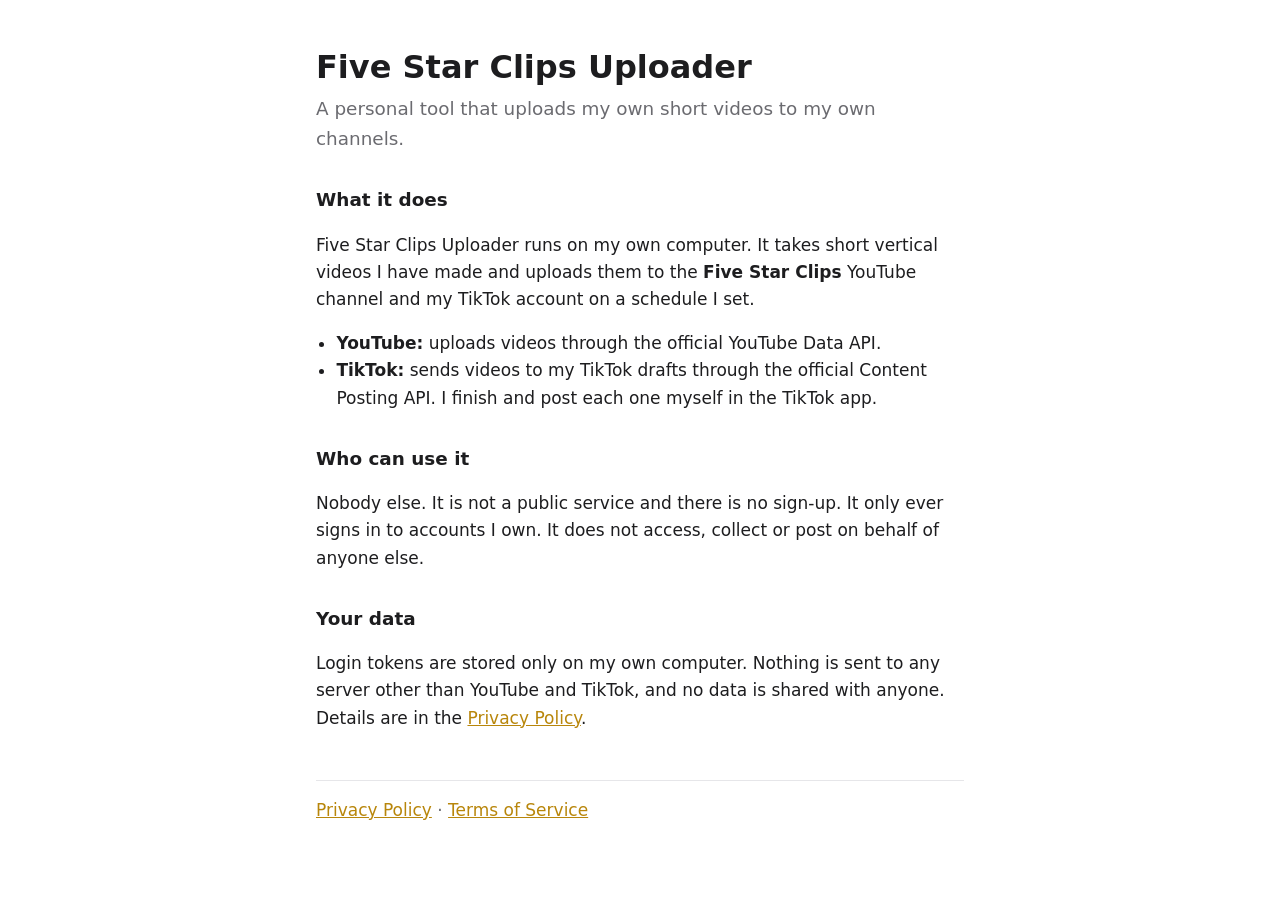
<file: index.html>
<!doctype html>
<html lang="en">
<head>
<meta charset="utf-8">
<meta name="viewport" content="width=device-width, initial-scale=1">
<title>Five Star Clips Uploader</title>
<meta name="description" content="A personal tool that uploads Five Star Clips videos to the owner's own YouTube and TikTok accounts.">
<link rel="stylesheet" href="style.css">
</head>
<body>
<main>
  <h1>Five Star Clips Uploader</h1>
  <p class="lede">A personal tool that uploads my own short videos to my own channels.</p>

  <h2>What it does</h2>
  <p>Five Star Clips Uploader runs on my own computer. It takes short vertical videos I have made and uploads them to the <strong>Five Star Clips</strong> YouTube channel and my TikTok account on a schedule I set.</p>
  <ul>
    <li><strong>YouTube:</strong> uploads videos through the official YouTube Data API.</li>
    <li><strong>TikTok:</strong> sends videos to my TikTok drafts through the official Content Posting API. I finish and post each one myself in the TikTok app.</li>
  </ul>

  <h2>Who can use it</h2>
  <p>Nobody else. It is not a public service and there is no sign-up. It only ever signs in to accounts I own. It does not access, collect or post on behalf of anyone else.</p>

  <h2>Your data</h2>
  <p>Login tokens are stored only on my own computer. Nothing is sent to any server other than YouTube and TikTok, and no data is shared with anyone. Details are in the <a href="privacy.html">Privacy Policy</a>.</p>

  <footer>
    <a href="privacy.html">Privacy Policy</a> · <a href="terms.html">Terms of Service</a>
  </footer>
</main>
</body>
</html>
</file>
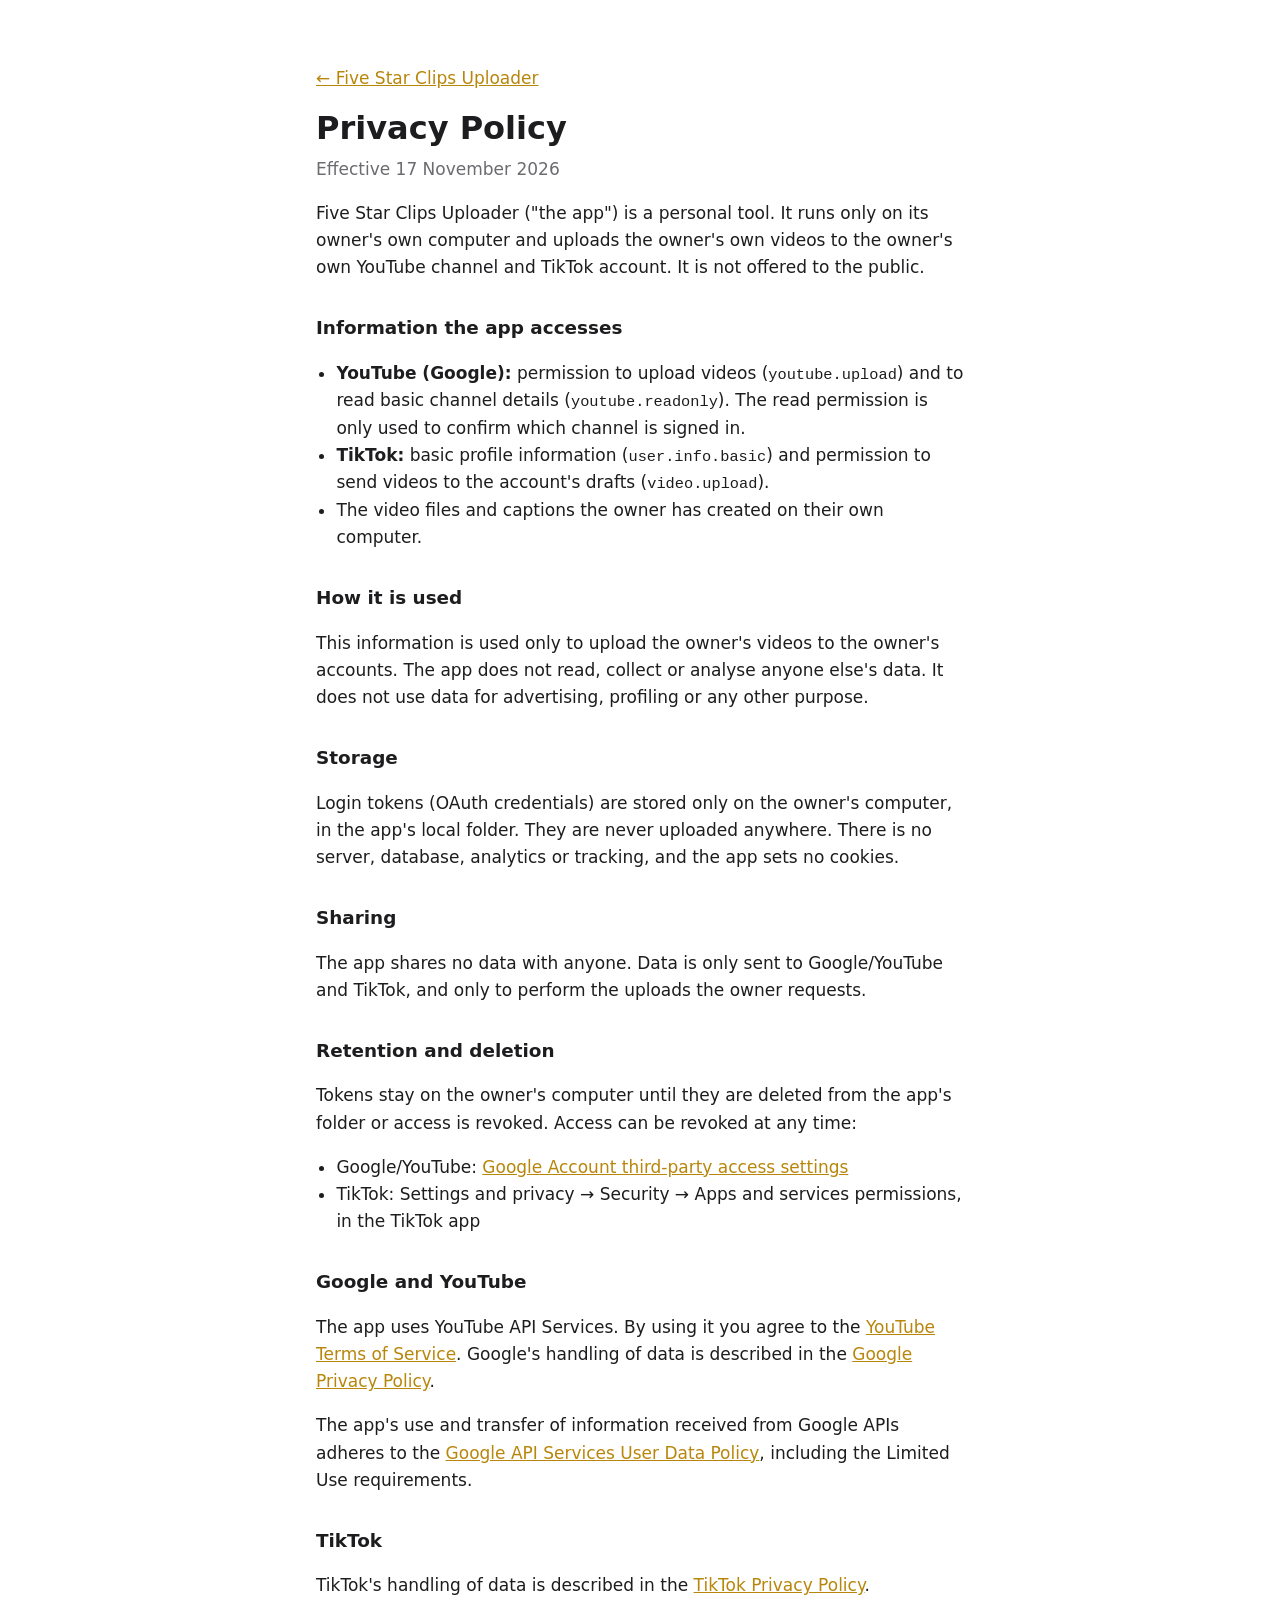
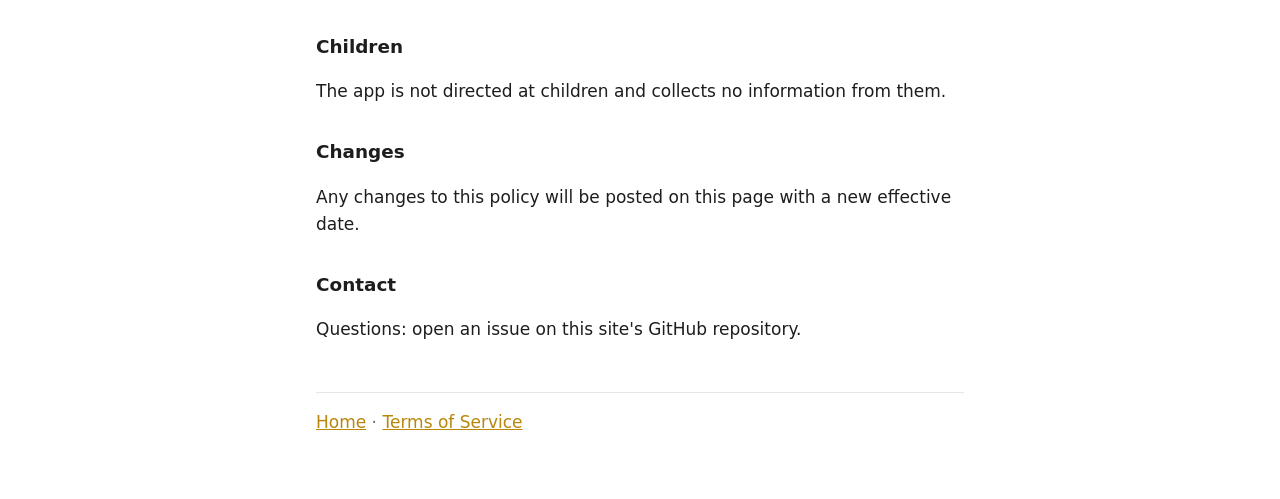
<file: privacy.html>
<!doctype html>
<html lang="en">
<head>
<meta charset="utf-8">
<meta name="viewport" content="width=device-width, initial-scale=1">
<title>Privacy Policy - Five Star Clips Uploader</title>
<link rel="stylesheet" href="style.css">
</head>
<body>
<main>
  <p><a href="index.html">← Five Star Clips Uploader</a></p>
  <h1>Privacy Policy</h1>
  <p class="meta">Effective 17 November 2026</p>

  <p>Five Star Clips Uploader ("the app") is a personal tool. It runs only on its owner's own computer and uploads the owner's own videos to the owner's own YouTube channel and TikTok account. It is not offered to the public.</p>

  <h2>Information the app accesses</h2>
  <ul>
    <li><strong>YouTube (Google):</strong> permission to upload videos (<code>youtube.upload</code>) and to read basic channel details (<code>youtube.readonly</code>). The read permission is only used to confirm which channel is signed in.</li>
    <li><strong>TikTok:</strong> basic profile information (<code>user.info.basic</code>) and permission to send videos to the account's drafts (<code>video.upload</code>).</li>
    <li>The video files and captions the owner has created on their own computer.</li>
  </ul>

  <h2>How it is used</h2>
  <p>This information is used only to upload the owner's videos to the owner's accounts. The app does not read, collect or analyse anyone else's data. It does not use data for advertising, profiling or any other purpose.</p>

  <h2>Storage</h2>
  <p>Login tokens (OAuth credentials) are stored only on the owner's computer, in the app's local folder. They are never uploaded anywhere. There is no server, database, analytics or tracking, and the app sets no cookies.</p>

  <h2>Sharing</h2>
  <p>The app shares no data with anyone. Data is only sent to Google/YouTube and TikTok, and only to perform the uploads the owner requests.</p>

  <h2>Retention and deletion</h2>
  <p>Tokens stay on the owner's computer until they are deleted from the app's folder or access is revoked. Access can be revoked at any time:</p>
  <ul>
    <li>Google/YouTube: <a href="https://myaccount.google.com/permissions">Google Account third-party access settings</a></li>
    <li>TikTok: Settings and privacy → Security → Apps and services permissions, in the TikTok app</li>
  </ul>

  <h2>Google and YouTube</h2>
  <p>The app uses YouTube API Services. By using it you agree to the <a href="https://www.youtube.com/t/terms">YouTube Terms of Service</a>. Google's handling of data is described in the <a href="https://policies.google.com/privacy">Google Privacy Policy</a>.</p>
  <p>The app's use and transfer of information received from Google APIs adheres to the <a href="https://developers.google.com/terms/api-services-user-data-policy">Google API Services User Data Policy</a>, including the Limited Use requirements.</p>

  <h2>TikTok</h2>
  <p>TikTok's handling of data is described in the <a href="https://www.tiktok.com/legal/privacy-policy">TikTok Privacy Policy</a>.</p>

  <h2>Children</h2>
  <p>The app is not directed at children and collects no information from them.</p>

  <h2>Changes</h2>
  <p>Any changes to this policy will be posted on this page with a new effective date.</p>

  <h2>Contact</h2>
  <p id="contact">Questions: open an issue on this site's GitHub repository.</p>

  <footer><a href="index.html">Home</a> · <a href="terms.html">Terms of Service</a></footer>
</main>
<script>
  // link the contact line to this site's own GitHub repo (works on any <user>.github.io/<repo>/ address)
  (function () {
    var h = location.hostname, m = h.match(/^([^.]+)\.github\.io$/);
    if (!m) return;
    var repo = location.pathname.split("/")[1];
    var url = "https://github.com/" + m[1] + "/" + (repo || h) + "/issues";
    document.getElementById("contact").innerHTML =
      'Questions: open an issue at <a href="' + url + '">' + url.replace("https://", "") + "</a>.";
  })();
</script>
</body>
</html>
</file>
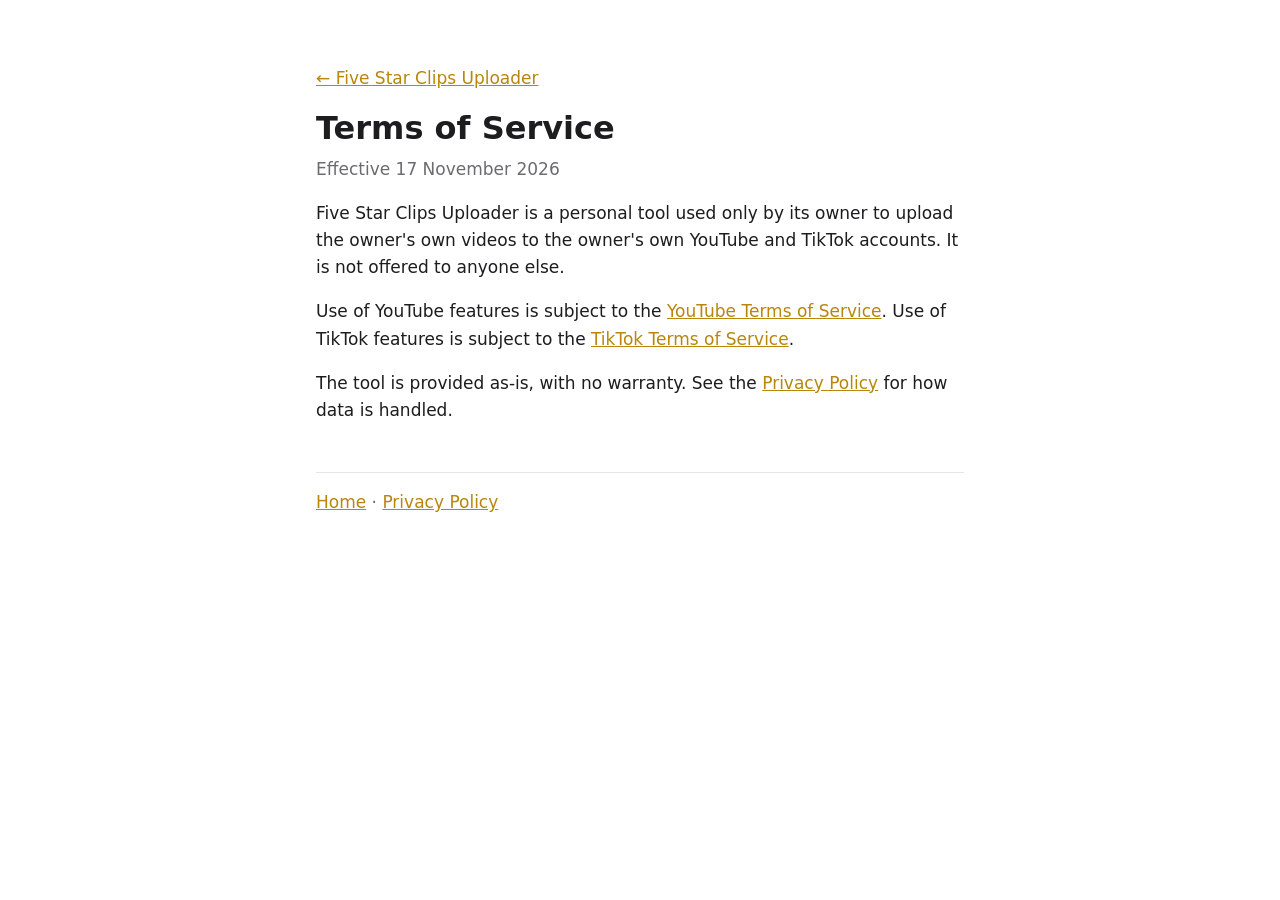
<file: terms.html>
<!doctype html>
<html lang="en">
<head>
<meta charset="utf-8">
<meta name="viewport" content="width=device-width, initial-scale=1">
<title>Terms of Service - Five Star Clips Uploader</title>
<link rel="stylesheet" href="style.css">
</head>
<body>
<main>
  <p><a href="index.html">← Five Star Clips Uploader</a></p>
  <h1>Terms of Service</h1>
  <p class="meta">Effective 17 November 2026</p>
  <p>Five Star Clips Uploader is a personal tool used only by its owner to upload the owner's own videos to the owner's own YouTube and TikTok accounts. It is not offered to anyone else.</p>
  <p>Use of YouTube features is subject to the <a href="https://www.youtube.com/t/terms">YouTube Terms of Service</a>. Use of TikTok features is subject to the <a href="https://www.tiktok.com/legal/terms-of-service">TikTok Terms of Service</a>.</p>
  <p>The tool is provided as-is, with no warranty. See the <a href="privacy.html">Privacy Policy</a> for how data is handled.</p>
  <footer><a href="index.html">Home</a> · <a href="privacy.html">Privacy Policy</a></footer>
</main>
</body>
</html>
</file>
<file: style.css>
:root { --bg: #ffffff; --fg: #1d1d1f; --muted: #6b6b70; --link: #b8860b; --rule: #e6e6e9; }
@media (prefers-color-scheme: dark) {
  :root { --bg: #111113; --fg: #ececee; --muted: #9a9aa0; --link: #f2c14e; --rule: #2a2a2e; }
}
* { box-sizing: border-box; }
body { margin: 0; background: var(--bg); color: var(--fg);
       font: 17px/1.6 system-ui, -apple-system, "Segoe UI", Roboto, sans-serif; }
main { max-width: 680px; margin: 0 auto; padding: 48px 16px 64px; }
h1 { font-size: 2rem; line-height: 1.2; margin: 0 0 8px; }
h2 { font-size: 1.15rem; margin: 32px 0 8px; }
.lede { font-size: 1.15rem; color: var(--muted); margin-top: 0; }
.meta { color: var(--muted); margin-top: 0; }
a { color: var(--link); }
code { font-size: .9em; }
ul { padding-left: 1.2em; }
footer { margin-top: 48px; padding-top: 16px; border-top: 1px solid var(--rule); color: var(--muted); }
</file>
